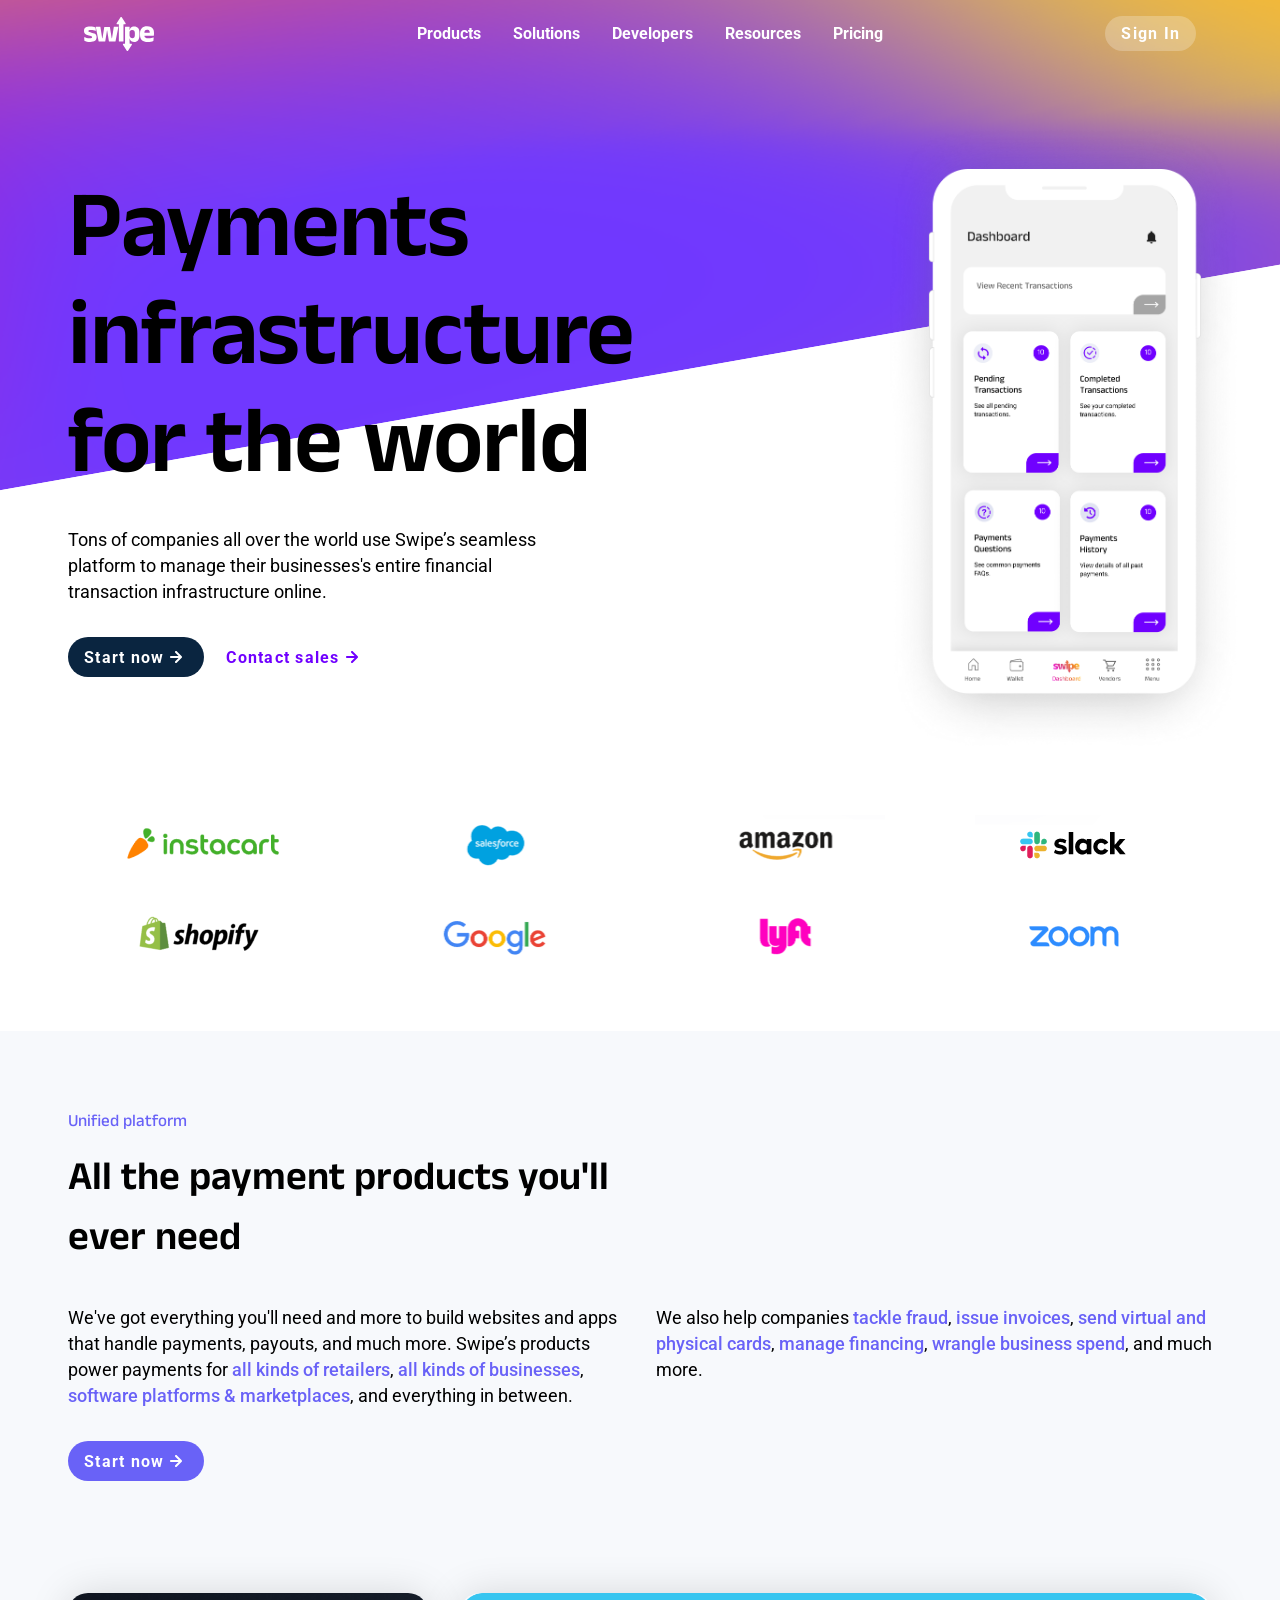
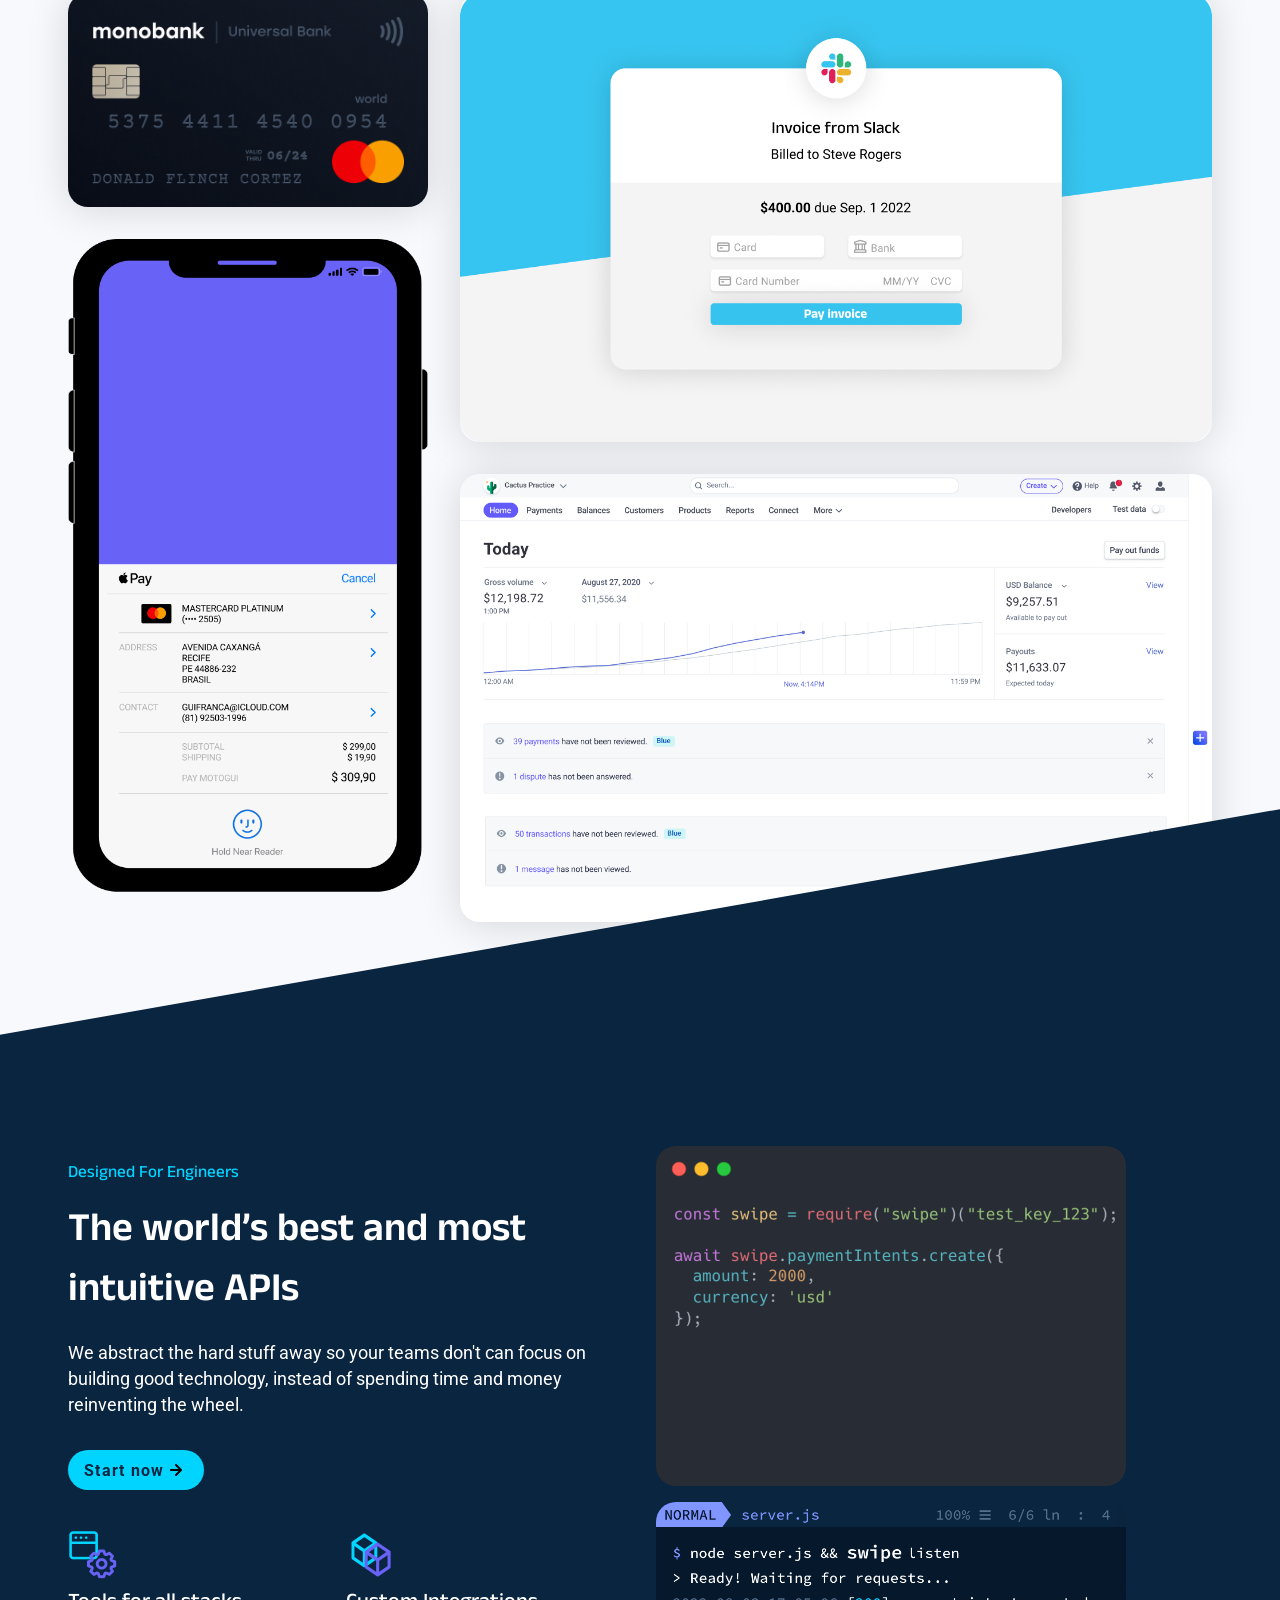
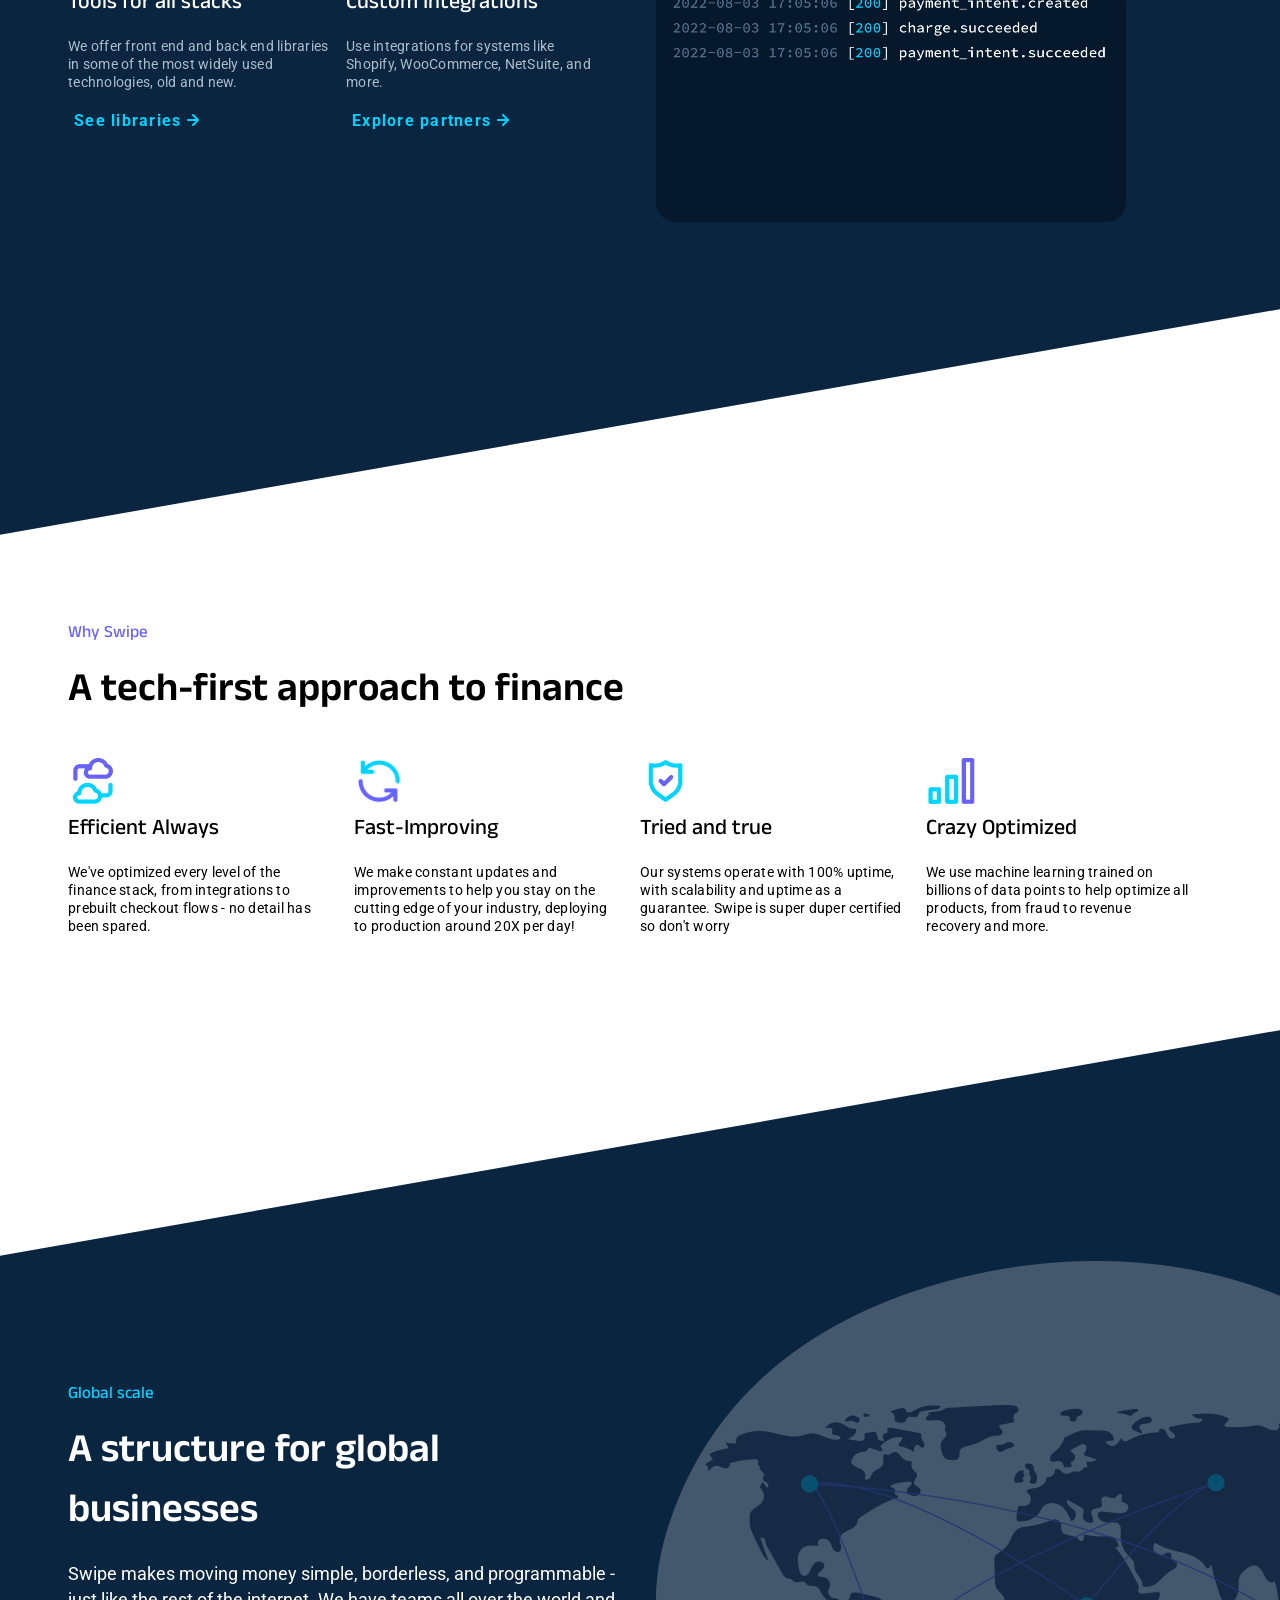
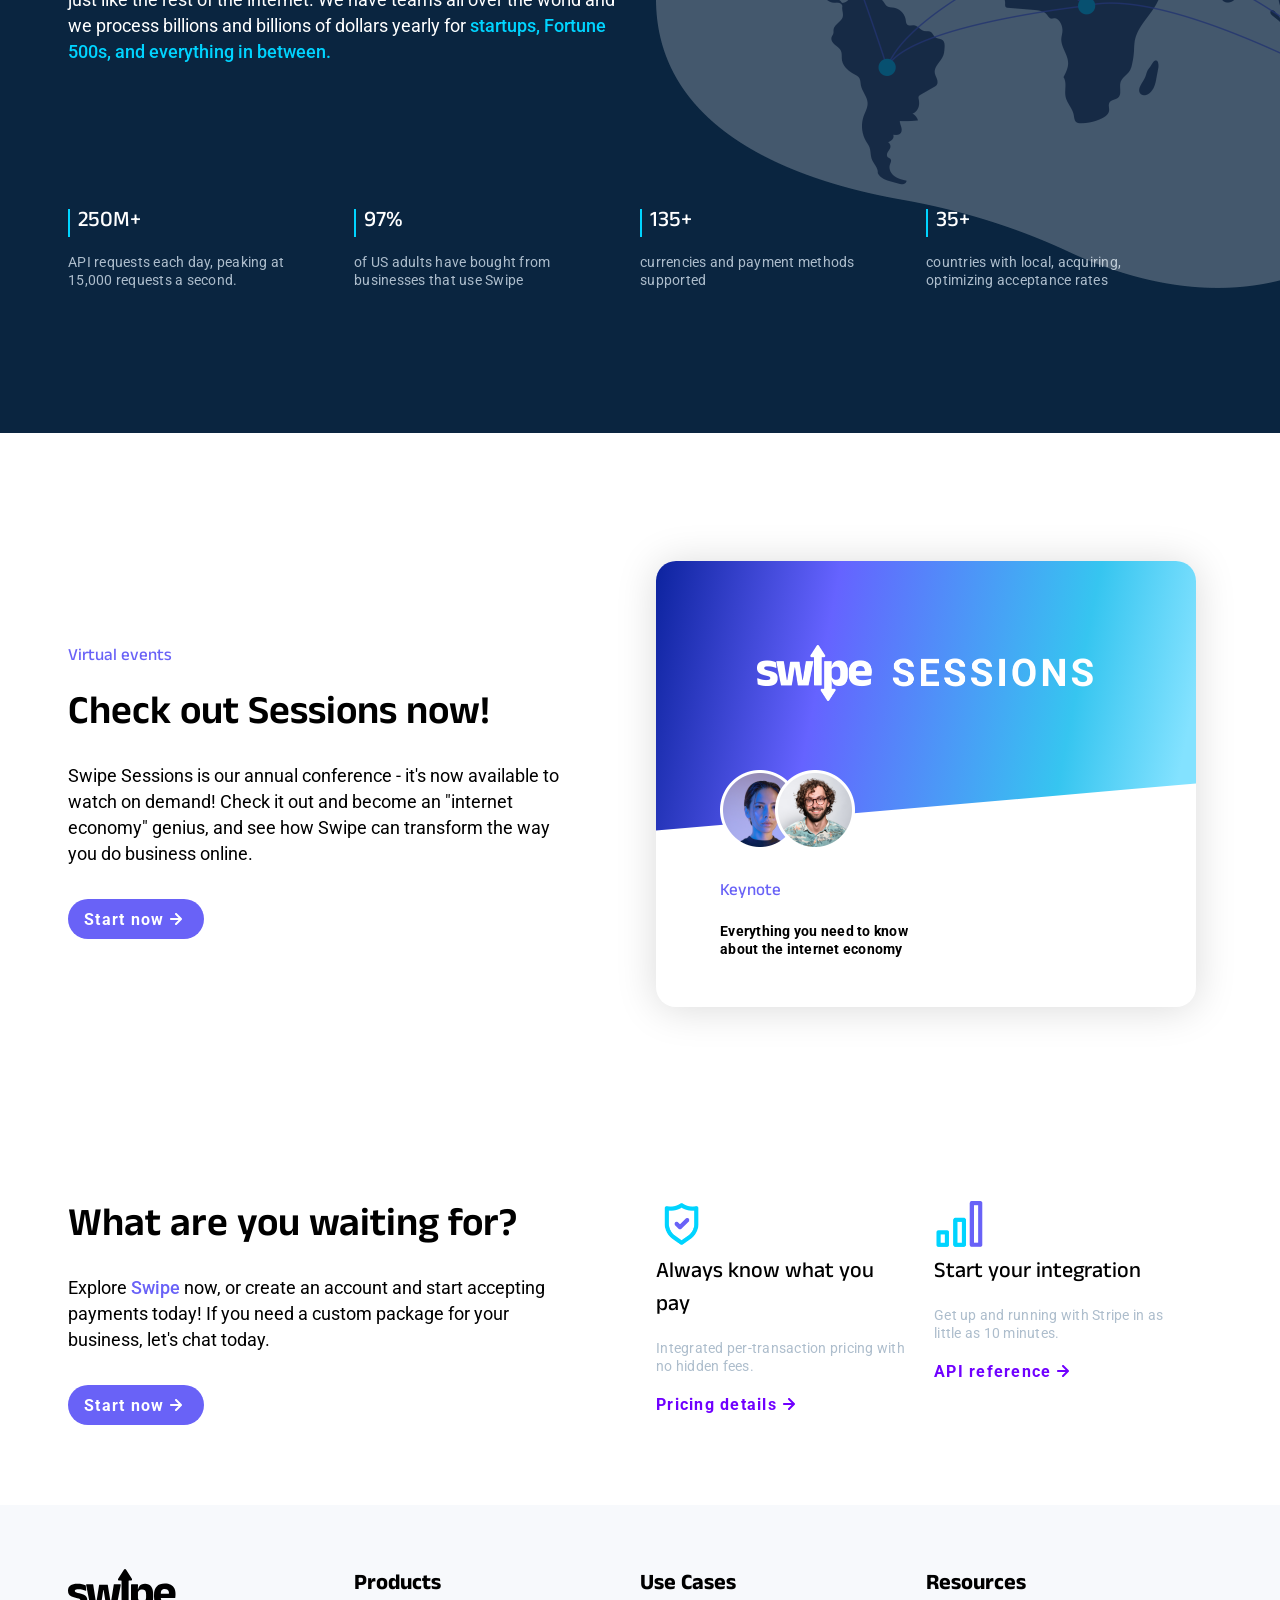
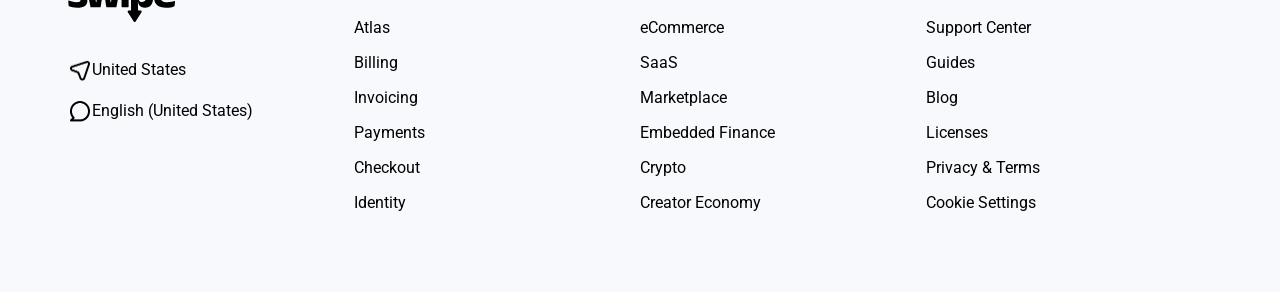
<file: swipe/index.html>
<!DOCTYPE html>
<html lang="en">
  <head>
    <meta charset="UTF-8" />
    <meta http-equiv="X-UA-Compatible" content="IE=edge" />
    <meta
      name="viewport"
      content="width=device-width, initial-scale=1.0"
    />
    <link rel="preconnect" href="https://fonts.googleapis.com" />
    <link
      rel="preconnect"
      href="https://fonts.gstatic.com"
      crossorigin
    />
    <link
      href="https://fonts.googleapis.com/css2?family=Anek+Telugu:wght@300;400;500;600;700&family=Roboto:wght@300;400;500;700&display=swap"
      rel="stylesheet"
    />
    <link rel="stylesheet" href="style.css" />
    <title>Swipe</title>
  </head>

  <body>
    <!-- Navbar -->
    <nav class="navbar">
      <img src="assets/logo-white.svg" alt="Swipe, inc." />
      <ul class="menu">
        <li><a href="#">Products</a></li>
        <li><a href="#">Solutions</a></li>
        <li><a href="#">Developers</a></li>
        <li><a href="#">Resources</a></li>
        <li><a href="#">Pricing</a></li>
      </ul>
      <div class="hamburger">
        <div class="bar"></div>
        <div class="bar"></div>
        <div class="bar"></div>
      </div>
      <button class="primary-button navbar-button">Sign In</button>
    </nav>
    <main>
      <!-- GRADIENT BG -->
      <canvas id="gradient-canvas"></canvas>
      <!-- Hero Section -->
      <div class="hero">
        <div class="section-container two-column">
          <div class="col-left">
            <h1>Payments infrastructure for the world</h1>
            <p>
              Tons of companies all over the world use Swipe’s
              seamless platform to manage their businesses's entire
              financial transaction infrastructure online.
            </p>
            <div class="button-container">
              <button class="primary-button with-icon">
                Start now
                <img src="assets/arrow-right-light.svg" alt="" />
              </button>
              <button class="secondary-button with-icon">
                Contact sales
                <img src="assets/arrow-right-purple.svg" alt="" />
              </button>
            </div>
          </div>
          <div class="col-right hero-phone-container">
            <img
              class="hero-phone"
              src="assets/hero-phone.png"
              alt=""
            />
          </div>
        </div>
      </div>
      <!-- Partners Section -->
      <div class="partners-section">
        <div class="section-container">
          <div class="partners-grid">
            <img src="assets/instacart.png" alt="Instacart" />
            <img src="assets/salesforce.png" alt="Salesforce" />
            <img src="assets/amazon.png" alt="Amazon" />
            <img src="assets/slack.png" alt="Slack" />
            <img src="assets/shopify.png" alt="Shopify" />
            <img src="assets/google.png" alt="Google" />
            <img src="assets/lyft.png" alt="Lyft" />
            <img src="assets/zoom.png" alt="Zoom" />
          </div>
        </div>
      </div>
      <!-- UNIFIED PLATFORM -->
      <div class="unified-platform-section">
        <div class="section-container">
          <p class="subtitle">Unified platform</p>
          <h2>All the payment products you'll ever need</h2>

          <div class="two-column">
            <div class="col-left">
              <p>
                We've got everything you'll need and more to build
                websites and apps that handle payments, payouts, and
                much more. Swipe’s products power payments for
                <a href="#"> all kinds of retailers</a>,
                <a href="#"> all kinds of businesses</a>,
                <a href="#"> software platforms & marketplaces</a>,
                and everything in between.
              </p>
            </div>
            <div class="col-right">
              <p>
                We also help companies
                <a href="#">tackle fraud</a>,
                <a href="#">issue invoices</a>,
                <a href="#">send virtual and physical cards</a>,
                <a href="#">manage financing</a>,
                <a href="#">wrangle business spend</a>, and much more.
              </p>
            </div>
          </div>
          <button class="primary-button with-icon">
            Start now
            <img src="assets/arrow-right-light.svg" alt="" />
          </button>
        </div>
      </div>
      <!-- GRAPHIC GRID SECTION -->
      <div class="graphic-section">
        <div class="section-container">
          <div class="graphic-grid">
            <img
              src="assets/credit-card.png"
              alt=""
              id="credit-card"
            />
            <img
              src="assets/slack-invoice.png"
              alt=""
              id="slack-invoice"
            />
            <img src="assets/phone.png" alt="" id="phone" />
            <img src="assets/dash.png" alt="" id="dash" />
          </div>
        </div>
      </div>

      <!-- INTEGRATIONS SECTION -->
      <div class="integrations-section">
        <div class="section-container two-column">
          <div class="col-left">
            <p class="subtitle2">Designed For Engineers</p>
            <h2>The world’s best and most intuitive APIs</h2>
            <p>
              We abstract the hard stuff away so your teams don't can
              focus on building good technology, instead of spending
              time and money reinventing the wheel.
            </p>

            <button class="primary-button with-icon">
              Start now
              <img src="assets/arrow-right-dark.svg" alt="" />
            </button>

            <div class="card-container">
              <div class="card">
                <img
                  src="assets/tools-icon.png"
                  alt=""
                  class="icon"
                />
                <h3>Tools for all stacks</h3>
                <p class="secondary-text">
                  We offer front end and back end libraries in some of
                  the most widely used technologies, old and new.
                </p>
                <button class="secondary-button with-icon">
                  See libraries
                  <img src="assets/arrow-right-blue.svg" alt="" />
                </button>
              </div>
              <div class="card">
                <img src="assets/cube-icon.png" alt="" class="icon" />
                <h3>Custom Integrations</h3>
                <p class="secondary-text">
                  Use integrations for systems like Shopify,
                  WooCommerce, NetSuite, and more.
                </p>
                <button class="secondary-button with-icon">
                  Explore partners
                  <img src="assets/arrow-right-blue.svg" alt="" />
                </button>
              </div>
            </div>
          </div>
          <div class="col-right">
            <img src="assets/api-code.png" alt="" id="api-code" />
            <img
              src="assets/terminal-code.png"
              alt=""
              id="terminal-code"
            />
          </div>
        </div>
      </div>

      <!-- WHY SWIPE SECTION -->
      <div class="why-swipe-section">
        <div class="section-container">
          <p class="subtitle">Why Swipe</p>
          <h2>A tech-first approach to finance</h2>
          <div class="card-container">
            <div class="card">
              <img src="assets/cloud-icon.png" alt="" class="icon" />
              <h3>Efficient Always</h3>
              <p class="secondary-text">
                We've optimized every level of the finance stack, from
                integrations to prebuilt checkout flows - no detail
                has been spared.
              </p>
            </div>
            <div class="card">
              <img src="assets/cycle-icon.png" alt="" class="icon" />
              <h3>Fast-Improving</h3>
              <p class="secondary-text">
                We make constant updates and improvements to help you
                stay on the cutting edge of your industry, deploying
                to production around 20X per day!
              </p>
            </div>
            <div class="card">
              <img src="assets/shield-icon.png" alt="" class="icon" />
              <h3>Tried and true</h3>
              <p class="secondary-text">
                Our systems operate with 100% uptime, with scalability
                and uptime as a guarantee. Swipe is super duper
                certified so don't worry
              </p>
            </div>
            <div class="card">
              <img src="assets/bars-icon.png" alt="" class="icon" />
              <h3>Crazy Optimized</h3>
              <p class="secondary-text">
                We use machine learning trained on billions of data
                points to help optimize all products, from fraud to
                revenue recovery and more.
              </p>
            </div>
          </div>
        </div>
      </div>

      <div class="global-section">
        <div class="section-container">
          <div class="two-column">
            <div class="col-left">
              <p class="subtitle2">Global scale</p>
              <h2>A structure for global businesses</h2>
              <p>
                Swipe makes moving money simple, borderless, and
                programmable - just like the rest of the internet. We
                have teams all over the world and we process billions
                and billions of dollars yearly for
                <a href="#"
                  >startups, Fortune 500s, and everything in
                  between.</a
                >
              </p>
            </div>
            <div class="col-right">
              <img
                id="globe"
                src="assets/global-graphic.png"
                alt=""
              />
            </div>
          </div>
          <div class="card-container">
            <div class="card">
              <h3>250M+</h3>
              <p class="secondary-text">
                API requests each day, peaking at 15,000 requests a
                second.
              </p>
            </div>
            <div class="card">
              <h3>97%</h3>
              <p class="secondary-text">
                of US adults have bought from businesses that use
                Swipe
              </p>
            </div>
            <div class="card">
              <h3>135+</h3>
              <p class="secondary-text">
                currencies and payment methods supported
              </p>
            </div>
            <div class="card">
              <h3>35+</h3>
              <p class="secondary-text">
                countries with local, acquiring, optimizing acceptance
                rates
              </p>
            </div>
          </div>
        </div>
      </div>

      <!-- Virtual Events Section -->
      <div class="virtual-events-section">
        <div class="section-container two-column">
          <div class="col-left">
            <p class="subtitle">Virtual events</p>
            <h2>Check out Sessions now!</h2>
            <p>
              Swipe Sessions is our annual conference - it's now
              available to watch on demand! Check it out and become an
              "internet economy" genius, and see how Swipe can
              transform the way you do business online.
            </p>
            <button class="primary-button with-icon">
              Start now
              <img src="assets/arrow-right-light.svg" />
            </button>
          </div>
          <div class="col-right">
            <div class="swipe-sessions-card">
              <div class="card-top">
                <img
                  id="sessions-logo"
                  src="assets/swipe-sessions.png"
                  alt=""
                />
                <div class="avatars">
                  <img src="assets/avatar1.png" alt="" />
                  <img src="assets/avatar2.png" alt="" />
                </div>
              </div>
              <div class="card-bottom">
                <div class="card-content">
                  <p class="subtitle">Keynote</p>
                  <p class="secondary-text">
                    Everything you need to know about the internet
                    economy
                  </p>
                </div>
              </div>
            </div>
          </div>
        </div>
      </div>

      <!-- GETTING STARTED SECTION -->
      <div class="getting-started-section">
        <div class="section-container two-column">
          <div class="col-left">
            <h2>What are you waiting for?</h2>
            <p>
              Explore <a href="#">Swipe</a> now, or create an account
              and start accepting payments today! If you need a custom
              package for your business, let's chat today.
            </p>
            <button class="primary-button with-icon">
              Start now
              <img src="assets/arrow-right-light.svg" alt="" />
            </button>
          </div>
          <div class="col-right">
            <div class="card">
              <img src="assets/shield-icon.png" alt="" class="icon" />
              <h3>Always know what you pay</h3>
              <p class="secondary-text">
                Integrated per-transaction pricing with no hidden
                fees.
              </p>

              <button class="secondary-button with-icon">
                Pricing details
                <img src="assets/arrow-right-purple.svg" alt="" />
              </button>
            </div>
            <div class="card">
              <img src="assets/bars-icon.png" alt="" class="icon" />
              <h3>Start your integration</h3>
              <p class="secondary-text">
                Get up and running with Stripe in as little as 10
                minutes.
              </p>

              <button class="secondary-button with-icon">
                API reference
                <img src="assets/arrow-right-purple.svg" alt="" />
              </button>
            </div>
          </div>
        </div>
      </div>

      <footer class="footer">
        <div class="section-container">
          <div class="col">
            <img src="assets/logo-dark.svg" alt="" id="footer-logo" />
            <div class="icon-link">
              <img src="assets/location-icon.png" alt="" />
              <a href="#">United States</a>
            </div>
            <div class="icon-link">
              <img src="assets/comment-icon.png" alt="" />
              <a href="#">English (United States)</a>
            </div>
          </div>
          <div class="col">
            <h3>Products</h3>
            <ul>
              <li><a href="#">Atlas</a></li>
              <li><a href="#">Billing</a></li>
              <li><a href="#">Invoicing</a></li>
              <li><a href="#">Payments</a></li>
              <li><a href="#">Checkout</a></li>
              <li><a href="#">Identity</a></li>
            </ul>
          </div>
          <div class="col">
            <h3>Use Cases</h3>
            <ul>
              <li><a href="#">eCommerce</a></li>
              <li><a href="#">SaaS</a></li>
              <li><a href="#">Marketplace</a></li>
              <li><a href="#">Embedded Finance</a></li>
              <li><a href="#">Crypto</a></li>
              <li><a href="#">Creator Economy</a></li>
            </ul>
          </div>
          <div class="col">
            <h3>Resources</h3>
            <ul>
              <li><a href="#">Support Center</a></li>
              <li><a href="#">Guides</a></li>
              <li><a href="#">Blog</a></li>
              <li><a href="#">Licenses</a></li>
              <li><a href="#">Privacy & Terms</a></li>
              <li><a href="#">Cookie Settings</a></li>
            </ul>
          </div>
        </div>
      </footer>
    </main>
    <script src="gradient.js"></script>
  </body>
</html>
</file>
<file: swipe/style.css>
:root {
  --text-dark: #000;
  --text-light: #fff;
  --text-grey: #adbdcc;
  --body-font: 'Roboto', sans-serif;
  --heading-font: 'Anek Telugu', sans-serif;
  --h1-size: 94px;
  --h1-height: 108px;
  --h2-size: 50px;
  --h2-height: 75px;
  --h3-size: 40px;
  --h4-size: 32px;
  --h5-size: 28px;
  --h6-size: 22px;
  --subtitle-size: 17px;
  --subtitle-height: 26px;
  --p-size: 18px;
  --p-height: 26px;
  --secondary-text-size: 14px;
  --secondary-text-height: 18px;
  --button-size: 16px;
  /* SPACING */
  --spacing-sm: 8px;
  --spacing-md: 16px;
  --spacing-lg: 32px;
  --spacing-xl: 64px;

  --standard-width: 1144px;

  --purple-1: #6962f7;
  --purple-2: #7000ff;
  --blue-1: #00d4ff;
  --primary-accent: #0a2540;
  --primary-button-hover: #6d7a88;
  --bg-white: #fff;
  --bg-light: #f7f9fc;

  --standard-box-shadow: 0px 2px 40px rgba(0, 0, 0, 0.15);
  --primary-gradient: linear-gradient(
    101.33deg,
    #08209a 0.76%,
    #6563ff 33.33%,
    #36c5f0 76.92%,
    #83e2ff 96.96%
  );
}

body {
  font-family: var(--body-font);
  color: var(--text-dark);
  width: 100%;
  margin: 0;
  box-sizing: border-box;
  padding: var(--spacing-sm) 0 0 0;
  background-color: var(--bg-white);
  display: flex;
  flex-direction: column;
  justify-content: center;
  align-items: center;
}

main {
  width: 100%;
  margin: var(--spacing-xl) 0 0 0;
}

h1 {
  font-family: var(--heading-font);
  font-weight: 600;
  font-size: var(--h1-size);
  margin: 0;
  width: 100%;
  letter-spacing: -1px;
  line-height: var(--h1-height);
}
h2 {
  font-family: var(--heading-font);
  font-weight: 600;
  font-size: var(--h3-size);
  margin: 0;
  width: 100%;
}
h3 {
  font-family: var(--heading-font);
  font-weight: 500;
  font-size: var(--h3-size);
  margin: 0;
  width: 100%;
}

h4 {
  font-family: var(--heading-font);
  font-weight: 500;
  font-size: var(--h4-size);
  margin: 0;
  width: 100%;
  letter-spacing: 0.25px;
}

h5 {
  font-family: var(--heading-font);
  font-weight: 500;
  font-size: var(--h5-size);
  margin: 0;
  width: 100%;
}

h6 {
  font-family: var(--heading-font);
  font-weight: 500;
  font-size: var(--h6-size);
  margin: 0;
  width: 100%;
}

a {
  text-decoration: none;
  color: var(--purple-1);
  font-weight: 500;
  transition: color 0.25s ease;
}

a:hover {
  color: var(--primary-accent);
}
p {
  font-size: var(--p-size);
  line-height: var(--p-height);
  font-weight: 400;
  margin: var(--spacing-md) 0;
}
/* Layout Styles  */
.section-container {
  width: 100%;
  max-width: var(--standard-width);
}

.two-column {
  width: 100%;
  display: flex;
  flex-direction: row;
  justify-content: center;
  align-items: flex-start;
  box-sizing: border-box;
}

.two-column > .col-left {
  width: 50%;
  box-sizing: border-box;
  padding: 0 var(--spacing-md) 0 0;
  display: flex;
  flex-direction: column;
  align-items: start;
  justify-content: center;
}

.two-column > .col-right {
  width: 50%;
  box-sizing: border-box;
  padding: 0 0 0 var(--spacing-md);
  display: flex;
  flex-direction: column;
  align-items: start;
  justify-content: center;
}

.card {
  display: flex;
  flex-direction: column;
  justify-content: flex-start;
  align-items: flex-start;
  padding: var(--spacing-sm) var(--spacing-md) var(--spacing-sm) 0;
}
.card .icon {
  height: 50px;
  margin: 0 0 var(--spacing-sm) 0;
}

.card h3 {
  font-family: var(--heading-font);
  font-weight: 500;
  font-size: var(--h6-size);
  margin: 0;
  width: 100%;
}

.subtitle,
.subtitle2 {
  color: var(--purple-1);
  font-family: var(--heading-font);
  font-weight: 500;
  font-size: var(--subtitle-size);
  line-height: var(--subtitle-height);
}
.subtitle2 {
  color: var(--blue-1);
}

.secondary-text {
  font-size: var(--secondary-text-size);
  line-height: var(--secondary-text-height);
  color: var(--text-grey);
  letter-spacing: 0.25px;
}

.primary-button {
  font-family: var(--body-font);
  font-size: var(--button-size);
  letter-spacing: 1.25px;
  font-weight: bold;
  border-radius: 20px;
  border: none;
  background-color: var(--primary-accent);
  color: var(--text-light);
  padding: var(--spacing-sm) var(--spacing-md);
  transition: all 0.15s ease;
}

.primary-button:hover {
  background-color: var(--primary-button-hover);
  cursor: pointer;
}
.secondary-button {
  font-family: var(--body-font);
  font-size: var(--button-size);
  letter-spacing: 1.25px;
  font-weight: bold;
  border-radius: 20px;
  border: none;
  background-color: transparent;
  color: var(--primary-accent);
  transition: all 0.15s ease;
}

.secondary-button:hover {
  opacity: 0.75;
  cursor: pointer;
}

.with-icon {
  display: flex;
  justify-content: center;
  align-items: center;
}
.with-icon > img {
  transition: transform 0.25s ease;
}
.with-icon:hover > img {
  transform: translateX(4px);
}

/* NAVBAR */

.navbar {
  display: flex;
  justify-content: space-between;
  align-items: center;
  width: 100%;
  max-width: var(--standard-width);
  padding: 0 var(--spacing-md);
  margin: 0 0 var(--spacing-xl) 0;
  box-sizing: border-box;
}
.menu {
  display: flex;
  list-style: none;
  justify-content: center;
  align-items: center;
}

.menu a {
  color: var(--text-light);
  margin: 0 var(--spacing-md);
  font-weight: bold;
}

.menu a:hover {
  text-decoration: underline;
}
.navbar-button {
  background: rgba(250, 250, 250, 0.25);
}

.navbar-button:hover {
  background: rgba(250, 250, 250, 0.5);
}

.hamburger {
  display: none;
}

/* GRADIENT BG */
#gradient-canvas {
  width: 200%;
  height: 970px;
  transform: rotate(-10deg);
  position: absolute;
  top: -600px;
  left: -50%;
  z-index: -1;
  --gradient-color-1: #ef008f;
  --gradient-color-2: #6ec3f4;
  --gradient-color-3: #7038ff;
  --gradient-color-4: #ffba27;
}

/* HERO STYLES */

.button-container {
  display: flex;
  margin: var(--spacing-md) 0;
}

.button-container button:nth-of-type(2) {
  margin: 0 0 0 var(--spacing-md);
  color: var(--purple-2);
}

.hero {
  width: 100%;
  display: flex;
  justify-content: center;
}

.hero p {
  max-width: 480px;
}

.hero .hero-phone-container {
  height: 564px;
  align-items: flex-end;
}

.hero-phone {
  height: 628px;
  transform: translate(32px, -32px);
}

/* PARTNERS SECTION */
.partners-section {
  width: 100%;
  display: flex;
  justify-content: center;
}

.partners-grid {
  display: grid;
  grid-template-columns: 1fr 1fr 1fr 1fr;
  grid-template-rows: 1fr 1fr;
  margin: var(--spacing-xl) 0;
  column-gap: var(--spacing-md);
  row-gap: var(--spacing-lg);
}

.partners-grid img {
  height: 60px;
  place-self: center;
}
/* UNIFIED PLATFORM SECTION */

.unified-platform-section {
  padding: var(--spacing-xl) 0;
  width: 100%;
  display: flex;
  justify-content: center;
  background-color: var(--bg-light);
}

.unified-platform-section h2 {
  width: 50%;
  margin-bottom: var(--spacing-md);
}

.unified-platform-section .primary-button {
  background-color: var(--purple-1);
  margin: var(--spacing-md) 0;
}
.unified-platform-section .primary-button:hover {
  background-color: var(--primary-accent);
}

/* GRAPHIC GRID SECTION */

.graphic-section {
  width: 100%;
  display: flex;
  justify-content: center;
  background-color: var(--bg-light);
}
.graphic-grid {
  display: grid;
  grid-template-areas:
    'card slack slack'
    'phone slack slack'
    'phone dash dash';
  grid-gap: var(--spacing-lg);
  padding: var(--spacing-lg) 0;
}

#credit-card {
  grid-area: card;
  width: 100%;
  box-shadow: var(--standard-box-shadow);
  border-radius: 20px;
}
#slack-invoice {
  grid-area: slack;
  width: 100%;
  box-shadow: var(--standard-box-shadow);
  border-radius: 20px;
}

#phone {
  grid-area: phone;
  width: 100%;
}
#dash {
  grid-area: dash;
  width: 100%;
  box-shadow: var(--standard-box-shadow);
  border-radius: 20px;
}

/* INTEGRATIONS SEECTION STYLES */
.integrations-section {
  color: var(--text-light);
  /* background-color: var(--primary-accent); */
  width: 100%;
  display: flex;
  justify-content: center;
  position: relative;
  padding: calc(var(--spacing-xl) * 3) 0;
  z-index: 1;
}

.integrations-section::before {
  content: '';
  width: 100%;
  height: 1100px;
  background-color: var(--primary-accent);
  position: absolute;
  top: -32px;
  left: 0;
  z-index: -1;
  transform: skewY(-10deg);
}

.integrations-section::after {
  content: '';
  background-color: var(--bg-light);
  width: 100%;
  height: 50%;
  position: absolute;
  top: 0;
  left: 0;
  z-index: -2;
}

.integrations-section .primary-button {
  background-color: var(--blue-1);
  color: var(--primary-accent);
  margin: var(--spacing-md) 0 0 0;
}
.integrations-section .primary-button:hover {
  background-color: var(--bg-white);
}

.integrations-section .card-container {
  display: flex;
  margin: var(--spacing-lg) 0;
}

.integrations-section .card-container .card {
  width: 50%;
}

.integrations-section .secondary-button {
  color: var(--blue-1);
}

#api-code {
  max-width: 470px;
  margin: 0 0 var(--spacing-md) 0;
  border-radius: 20px;
}

#terminal-code {
  max-width: 470px;
  border-radius: 20px;
}

/* WHY SWIPE SECTION */

.why-swipe-section {
  width: 100%;
  display: flex;
  justify-content: center;
  padding: calc(var(--spacing-xl) * 3) 0;
}
.why-swipe-section .card-container {
  display: flex;
  margin: var(--spacing-lg) 0;
}

.why-swipe-section .card-container .card {
  width: 25%;
  padding: 0 var(--spacing-sm) 0 0;
  margin: 0 var(--spacing-md) 0 0;
  box-sizing: border-box;
}

.why-swipe-section .secondary-text {
  color: var(--text-dark);
}

/* GLOBAL SECTION */
.global-section {
  width: 100%;
  display: flex;
  justify-content: center;
  color: var(--text-light);
  position: relative;
  padding: calc(var(--spacing-xl) * 3) 0 0 0;
}

.global-section::before {
  width: 100%;
  content: '';
  height: 1200px;
  background-color: var(--primary-accent);
  position: absolute;
  top: -32px;
  left: 0;
  transform: skewY(-10deg);
  z-index: -1;
}

.global-section a {
  color: var(--blue-1);
}
.global-section a:hover {
  color: var(--text-light);
}

.global-section .card-container {
  display: flex;
  margin: calc(var(--spacing-xl) * 2) 0;
}
.global-section .card-container .card {
  width: 25%;
  box-sizing: border-box;
  padding: 0 var(--spacing-sm) 0 0;
  margin: 0 var(--spacing-md) 0 0;
}

.global-section .card-container .card h3 {
  border-left: 2px solid var(--blue-1);
  padding: 0 0 0 var(--spacing-sm);
  line-height: 28px;
}

#globe {
  max-width: 844px;
  opacity: 25%;
  position: absolute;
  top: 10%;
}
/* VIRTUAL EVENTS SECTION */
.virtual-events-section {
  display: flex;
  justify-content: center;
  padding: calc(var(--spacing-xl) * 2) 0;
  position: relative;
}

.virtual-events-section::before {
  content: '';
  background-color: var(--bg-white);
  width: 100%;
  height: 100%;
  position: absolute;
  top: 0;
  z-index: -1;
}

.virtual-events-section .primary-button {
  background-color: var(--purple-1);
  margin: var(--spacing-md) 0 0 0;
}
.virtual-events-section .primary-button:hover {
  background-color: var(--primary-accent);
}

.virtual-events-section .col-left {
  height: 446px;
  padding: 0 var(--spacing-xl) 0 0;
}

.swipe-sessions-card {
  width: 540px;
  height: 446px;
  box-shadow: var(--standard-box-shadow);
  border-radius: 20px;
  overflow: hidden;
}

.swipe-sessions-card .card-top {
  width: 100%;
  height: 50%;
  display: flex;
  justify-content: center;
  align-items: center;
  position: relative;
  /* transform: rotate(10deg); */
}

.swipe-sessions-card .card-top::before {
  background: var(--primary-gradient);
  content: '';
  width: 100%;
  height: 150%;
  position: absolute;
  top: -40%;
  transform: skewY(-5deg);
  z-index: 1;
}

#sessions-logo {
  z-index: 2;
  width: 338px;
}

.virtual-events-section .avatars {
  position: absolute;
  bottom: -70px;
  left: var(--spacing-xl);
  z-index: 3;
  /* width: 140px;
  height: 80px; */
}

.virtual-events-section .avatars img {
  width: 80px;
}

.virtual-events-section .avatars img:nth-of-type(2) {
  position: absolute;
  left: 55px;
}

.virtual-events-section .card-bottom {
  width: 100%;
  height: 50%;
  box-sizing: border-box;
  padding: var(--spacing-xl);
}
.virtual-events-section .card-bottom .subtitle {
  margin: var(--spacing-lg) 0 0 0;
}

.virtual-events-section .card-bottom .secondary-text {
  color: var(--text-dark);
  font-weight: 700;
  width: 50%;
}

/* GETTING STARTED SECTION */
.getting-started-section {
  display: flex;
  justify-content: center;
  padding: var(--spacing-xl) 0;
}

.getting-started-section .primary-button {
  background-color: var(--purple-1);
  margin: var(--spacing-md) 0;
}
.getting-started-section .primary-button:hover {
  background-color: var(--primary-accent);
}

.getting-started-section .col-left {
  padding: 0 var(--spacing-xl) 0 0;
}

.getting-started-section .col-right {
  flex-direction: row;
}

.getting-started-section .col-right .card {
  width: 50%;
  box-sizing: border-box;
  padding: 0 var(--spacing-sm) 0 0;
  margin: 0 var(--spacing-md) 0 0;
}

.getting-started-section .col-right .card .secondary-button {
  color: var(--purple-2);
  padding-left: 0;
}

/* FOOTER STYLES */

.footer {
  display: flex;
  justify-content: center;
  background-color: var(--bg-light);
  padding: var(--spacing-xl) 0;
}

#footer-logo {
  max-width: 108px;
  margin: 0 0 var(--spacing-md) 0;
}

.footer .section-container {
  display: flex;
}

.footer .col {
  width: 25%;
}

.footer .col ul {
  list-style-type: none;
  padding: 0;
}

.footer .col ul li {
  margin: var(--spacing-md) 0;
}

.footer .col a {
  color: var(--text-dark);
  font-weight: normal;
}

.footer .col a:hover {
  color: var(--purple-1);
  text-decoration: underline;
}

.footer .icon-link {
  display: flex;
  align-items: center;
  margin: var(--spacing-md) 0;
}

.footer .icon-link img {
  width: 24px;
}

.footer h3 {
  font-size: var(--h6-size);
  font-weight: 700;
}

/* CUSTOM SIZE */
@media only screen and (max-width: 1144px) {
  .section-container {
    padding: 0 var(--spacing-md);
  }
  :root {
    --h1-size: 80px;
    --h1-height: 85px;
  }

  .hero-phone {
    height: 550px;
    transform: translateY(-60px);
  }

  .hero .col-left {
    width: 60%;
  }

  .hero .col-right {
    width: 40%;
  }

  .partners-section {
    margin: -60px 0 0 0;
  }

  .partners-grid {
    margin: 0 0 var(--spacing-xl) 0;
  }
}

/* CUSTOM SIZE */
@media only screen and (max-width: 850px) {
  :root {
    --h1-size: 70px;
    --h1-height: 75px;
  }

  .hero-phone {
    transform: translateY(-85px);
  }

  .partners-grid img {
    width: 100%;
    height: auto;
  }

  .integrations-section .col-left {
    width: 60%;
  }

  .integrations-section .col-right {
    width: 40%;
  }
}

/* TABLET SIZE */
@media only screen and (max-width: 768px) {
  :root {
    --h1-size: 58px;
    --h1-height: 65px;
    --h3-size: 34px;
    --h6-size: 16px;
  }

  /* NAVBAR` */
  .navbar {
    margin: var(--spacing-sm) 0 var(--spacing-lg) 0;
  }

  .navbar .menu {
    display: none;
  }
  .navbar .navbar-button {
    display: none;
  }

  .hamburger {
    width: 50px;
    height: 30px;
    background-color: rgba(250, 250, 250, 0.25);
    border-radius: 20px;
    display: flex;
    flex-direction: column;
    justify-content: center;
    align-items: center;
  }

  .hamburger .bar {
    width: 18px;
    height: 2px;
    background-color: var(--bg-white);
    margin: 1px 0;
  }

  /* HERO */
  #gradient-canvas {
    height: 820px;
  }

  main {
    margin: 0;
  }

  /* HERO */
  .hero .two-column {
    align-items: center;
  }

  .hero .col-left {
    width: 60%;
  }
  .hero .col-right {
    width: 40%;
  }

  .hero-phone {
    height: 450px;
    transform: translateX(32px);
  }

  .partners-section {
    margin: -20px 0 0 0;
  }

  /* UFP */
  .unified-platform-section h2 {
    width: 100%;
  }

  .integrations-section .card-container {
    flex-direction: column;
  }

  .integrations-section .card-container .card {
    width: 100%;
  }
  /* WHY SWIPE */
  .why-swipe-section {
    padding: var(--spacing-md) 0 var(--spacing-xl) 0;
  }

  .why-swipe-section .card-container {
    flex-wrap: wrap;
  }

  .why-swipe-section .card-container .card {
    width: 50%;
    margin: var(--spacing-md) 0;
  }

  /* GLOBAL SCALE SECTION */
  .global-section .card-container {
    flex-wrap: wrap;
    margin: var(--spacing-xl) 0;
  }

  .global-section .card-container .card {
    width: 50%;
    margin: var(--spacing-md) 0;
  }

  /* GETTING STARTED */
  .getting-started-section .col-right {
    flex-wrap: wrap;
  }
  .getting-started-section .col-right .card {
    width: 100%;
    margin: var(--spacing-md) 0;
  }

  .getting-started-section .two-column {
    align-items: center;
  }
}

/* MOBILE SIZE */
@media only screen and (max-width: 550px) {
  :root {
    --h1-size: 58px;
    --h1-height: 65px;
    --h3-size: 34px;
    --h6-size: 16px;
  }

  .two-column {
    flex-direction: column;
  }

  .two-column .col-left {
    width: 100%;
  }

  /* NAVBAR` */
  .navbar {
    margin: 0 0 var(--spacing-lg) 0;
  }

  /* HERO */
  #gradient-canvas {
    height: 820px;
  }

  main {
    margin: var(--spacing-lg) 0 0 0;
  }

  .hero .two-column .hero-phone-container {
    display: none;
  }

  .two-column .col-right {
    width: 100%;
    padding: 0;
  }

  .partners-section {
    margin: var(--spacing-xl) 0 var(--spacing-sm) 0;
  }

  .partners-grid {
    grid-template-columns: 1fr 1fr;
  }
  /* UFP */
  .unified-platform-section {
    padding: var(--spacing-md) 0;
  }

  /* INTEGRATIONS */
  .integrations-section {
    padding: var(--spacing-lg) 0;
  }

  .integrations-section::before {
    height: 900px;
  }

  .integrations-section .col-right {
    display: none;
  }

  /* WHY SWIPE */
  .why-swipe-section {
    padding: var(--spacing-xl) 0 var(--spacing-md) 0;
  }

  .why-swipe-section .card-container .card {
    width: 100%;
  }

  .why-swipe-section .card-container .card .icon {
    height: 35px;
  }

  /* GLOBAL SECTION */
  .global-section {
    padding: var(--spacing-xl) 0 0 0;
  }

  .global-section .card-container {
    margin: var(--spacing-md) 0;
  }

  .global-section .card-container .card {
    width: 100%;
    margin: var(--spacing-sm) 0;
  }

  #globe {
    opacity: 10%;
  }

  /* VIRTUAL EVENTS */

  .virtual-events-section {
    padding: 0;
  }

  .virtual-events-section .swipe-sessions-card {
    width: 100%;
    margin: var(--spacing-lg) 0;
  }

  .virtual-events-section .swipe-sessions-card .secondary-text {
    width: 100%;
  }

  .virtual-events-section .swipe-sessions-card .card-top {
    height: 40%;
  }

  #sessions-logo {
    width: 300px;
  }

  .getting-started-section {
    padding: var(--spacing-md) 0;
  }

  .footer .section-container {
    flex-wrap: wrap;
  }

  .footer .col {
    width: 50%;
    margin: var(--spacing-md) 0;
  }

  .footer .col a {
    font-size: 12px;
  }

  #footer-logo {
    width: 70px;
  }

  .footer .icon-link img {
    width: 18px;
  }
}

html,
body {
  width: 100%;
  position: relative;
  overflow-x: hidden;
}
</file>
